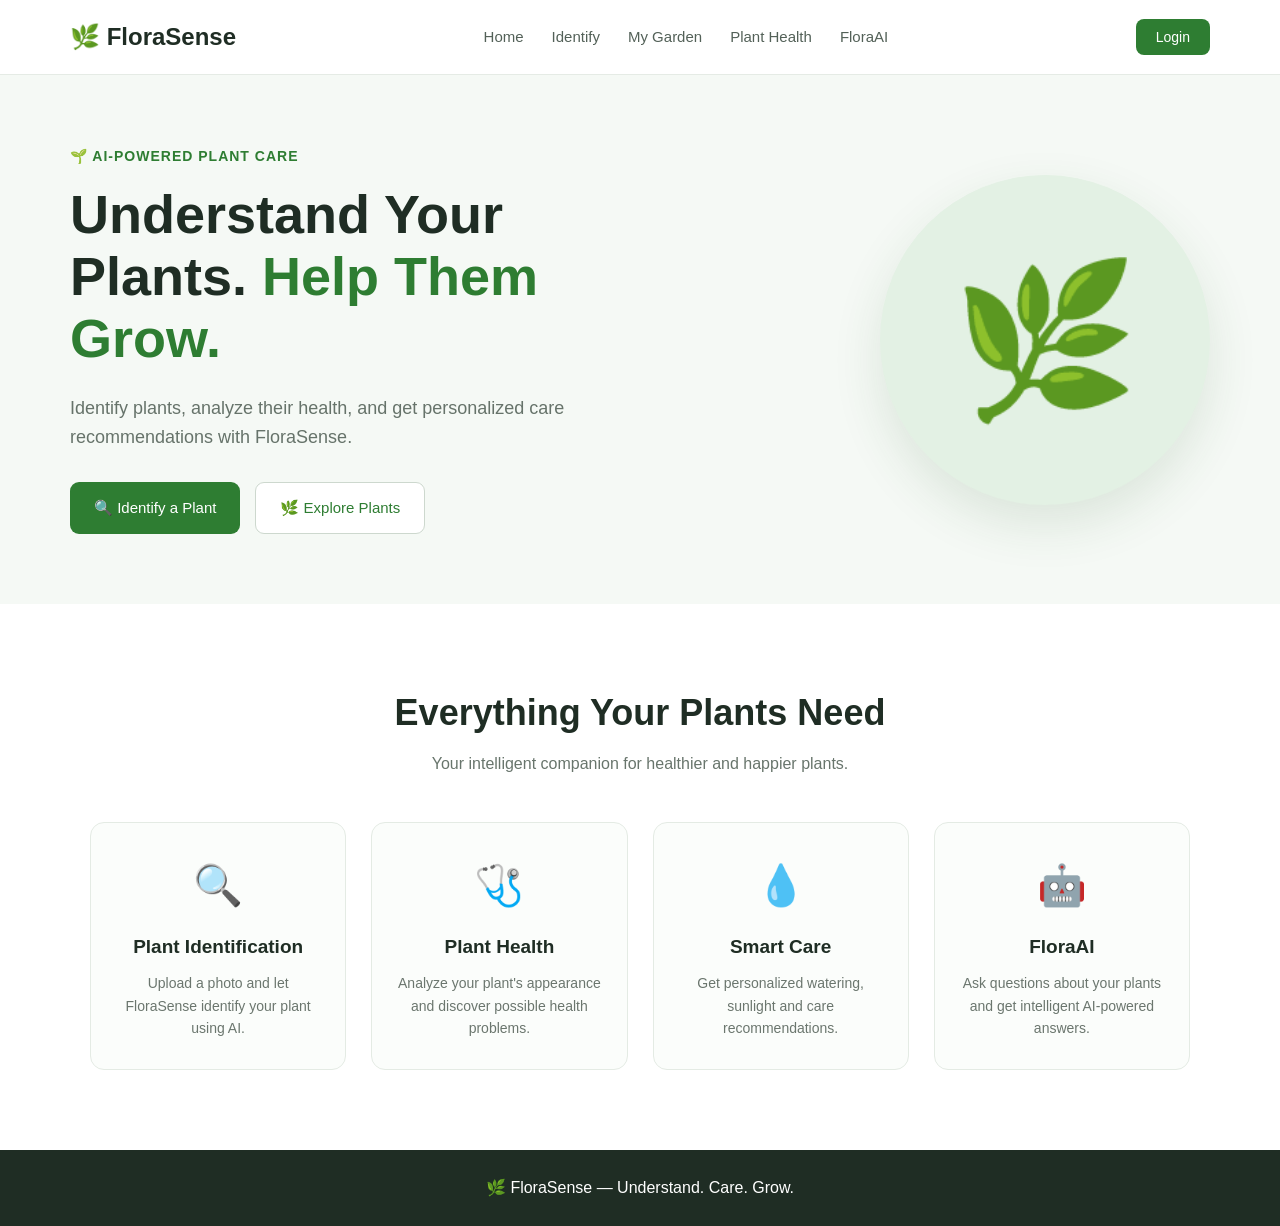
<file: index.html>
<!DOCTYPE html>
<html lang="en">
<head>
    <meta charset="UTF-8">

    <meta name="viewport" content="width=device-width, initial-scale=1.0">

    <title>FloraSense - AI Plant Care</title>

    <link rel="stylesheet" href="style.css">
</head>

<body>

    <!-- Navigation Bar -->
    <header>
        <nav class="navbar">

            <div class="logo">
                🌿 FloraSense
            </div>

            <div class="nav-links">
                <a href="#">Home</a>
                <a href="#">Identify</a>
                <a href="#">My Garden</a>
                <a href="#">Plant Health</a>
                <a href="#">FloraAI</a>
            </div>

            <button class="login-btn">
                Login
            </button>

        </nav>
    </header>


    <!-- Hero Section -->
    <main>

        <section class="hero">

            <div class="hero-content">

                <p class="small-title">
                    🌱 AI-POWERED PLANT CARE
                </p>

                <h1>
                    Understand Your Plants.
                    <span>Help Them Grow.</span>
                </h1>

                <p class="hero-description">
                    Identify plants, analyze their health, and get
                    personalized care recommendations with FloraSense.
                </p>

                <div class="hero-buttons">

                    <a href="identify.html" class="primary-btn">
                        🔍 Identify a Plant
                    </a>

                    <button class="secondary-btn">
                        🌿 Explore Plants
                    </button>

                </div>

            </div>


            <div class="hero-plant">

                <div class="plant-circle">
                    🌿
                </div>

            </div>

        </section>


        <!-- Features Section -->

        <section class="features">

            <h2>
                Everything Your Plants Need
            </h2>

            <p class="section-description">
                Your intelligent companion for healthier and happier plants.
            </p>


            <div class="feature-container">

                <div class="feature-card">

                    <div class="feature-icon">
                        🔍
                    </div>

                    <h3>Plant Identification</h3>

                    <p>
                        Upload a photo and let FloraSense identify
                        your plant using AI.
                    </p>

                </div>


                <div class="feature-card">

                    <div class="feature-icon">
                        🩺
                    </div>

                    <h3>Plant Health</h3>

                    <p>
                        Analyze your plant's appearance and discover
                        possible health problems.
                    </p>

                </div>


                <div class="feature-card">

                    <div class="feature-icon">
                        💧
                    </div>

                    <h3>Smart Care</h3>

                    <p>
                        Get personalized watering, sunlight and
                        care recommendations.
                    </p>

                </div>


                <div class="feature-card">

                    <div class="feature-icon">
                        🤖
                    </div>

                    <h3>FloraAI</h3>

                    <p>
                        Ask questions about your plants and get
                        intelligent AI-powered answers.
                    </p>

                </div>

            </div>

        </section>

    </main>


    <!-- Footer -->

    <footer>

        <p>
            🌿 FloraSense — Understand. Care. Grow.
        </p>

    </footer>


    <script src="script.js"></script>

</body>
</html>
</file>
<file: style.css>
/* =========================
   GLOBAL STYLES
========================= */

* {
    margin: 0;
    padding: 0;
    box-sizing: border-box;
}

body {
    font-family: Arial, sans-serif;
    background: #f5f9f5;
    color: #1f2d24;
    line-height: 1.6;
}


/* =========================
   NAVIGATION BAR
========================= */

header {
    background: white;
    border-bottom: 1px solid #e5ebe5;
}

.navbar {
    max-width: 1200px;
    margin: auto;
    padding: 18px 30px;

    display: flex;
    align-items: center;
    justify-content: space-between;
}

.logo {
    font-size: 24px;
    font-weight: bold;
}

.nav-links {
    display: flex;
    gap: 28px;
}

.nav-links a {
    text-decoration: none;
    color: #536158;
    font-size: 15px;
    transition: 0.3s;
}

.nav-links a:hover {
    color: #2e7d32;
}

.login-btn {
    border: none;
    background: #2e7d32;
    color: white;

    padding: 10px 20px;
    border-radius: 8px;

    cursor: pointer;
    font-size: 14px;

    transition: 0.3s;
}

.login-btn:hover {
    background: #256628;
}


/* =========================
   HERO SECTION
========================= */

.hero {
    max-width: 1200px;
    margin: auto;

    min-height: 520px;
    padding: 70px 30px;

    display: flex;
    align-items: center;
    justify-content: space-between;
}

.hero-content {
    max-width: 600px;
}

.small-title {
    color: #2e7d32;
    font-size: 14px;
    font-weight: bold;
    letter-spacing: 1px;

    margin-bottom: 15px;
}

.hero h1 {
    font-size: 54px;
    line-height: 1.15;
    margin-bottom: 25px;
}

.hero h1 span {
    color: #2e7d32;
}

.hero-description {
    color: #66736a;
    font-size: 18px;
    max-width: 550px;

    margin-bottom: 30px;
}


/* =========================
   HERO BUTTONS
========================= */

.hero-buttons {
    display: flex;
    gap: 15px;
}

.primary-btn {
    display: inline-block;
    text-decoration: none;
}

.primary-btn,
.secondary-btn {
    padding: 14px 24px;

    border-radius: 9px;

    font-size: 15px;
    cursor: pointer;

    transition: 0.3s;
}

.primary-btn {
    border: none;
    background: #2e7d32;
    color: white;
}

.primary-btn:hover {
    background: #256628;
    transform: translateY(-2px);
}

.secondary-btn {
    border: 1px solid #cdd8ce;
    background: white;
    color: #2e7d32;
}

.secondary-btn:hover {
    background: #eef6ee;
}


/* =========================
   HERO PLANT
========================= */

.hero-plant {
    display: flex;
    justify-content: center;
    align-items: center;
}

.plant-circle {
    width: 330px;
    height: 330px;

    border-radius: 50%;

    background: #e3f1e4;

    display: flex;
    align-items: center;
    justify-content: center;

    font-size: 150px;

    box-shadow: 0 20px 50px rgba(40, 90, 45, 0.12);
}


/* =========================
   FEATURES
========================= */

.features {
    background: white;

    padding: 80px 30px;

    text-align: center;
}

.features h2 {
    font-size: 36px;
    margin-bottom: 10px;
}

.section-description {
    color: #68756c;
    margin-bottom: 45px;
}

.feature-container {
    max-width: 1100px;
    margin: auto;

    display: grid;

    grid-template-columns: repeat(4, 1fr);

    gap: 25px;
}

.feature-card {
    padding: 30px 22px;

    border: 1px solid #e4ebe4;

    border-radius: 14px;

    background: #fbfdfb;

    transition: 0.3s;
}

.feature-card:hover {
    transform: translateY(-6px);

    box-shadow: 0 12px 30px rgba(30, 70, 35, 0.08);
}

.feature-icon {
    font-size: 40px;
    margin-bottom: 15px;
}

.feature-card h3 {
    margin-bottom: 10px;
    font-size: 19px;
}

.feature-card p {
    color: #6b766e;
    font-size: 14px;
}


/* =========================
   FOOTER
========================= */

footer {
    background: #1f2d24;
    color: white;

    text-align: center;

    padding: 25px;
}


/* =========================
   RESPONSIVE DESIGN
========================= */

@media (max-width: 900px) {

    .nav-links {
        display: none;
    }

    .hero {
        flex-direction: column;
        text-align: center;
        gap: 50px;
    }

    .hero-description {
        margin-left: auto;
        margin-right: auto;
    }

    .hero-buttons {
        justify-content: center;
    }

    .feature-container {
        grid-template-columns: repeat(2, 1fr);
    }

}


@media (max-width: 600px) {

    .navbar {
        padding: 15px 20px;
    }

    .hero {
        padding: 50px 20px;
    }

    .hero h1 {
        font-size: 38px;
    }

    .hero-description {
        font-size: 16px;
    }

    .hero-buttons {
        flex-direction: column;
    }

    .plant-circle {
        width: 240px;
        height: 240px;
        font-size: 110px;
    }

    .feature-container {
        grid-template-columns: 1fr;
    }

    .features h2 {
        font-size: 29px;
    }

}
.image-upload-area {
    max-width: 650px;
    margin: 30px auto;
    padding: 60px 30px;

    background: #f8fbf8;
    border: 2px dashed #b8cdb9;
    border-radius: 18px;

    text-align: center;
    cursor: pointer;

    transition: 0.3s;
}

.image-upload-area:hover {
    transform: translateY(-3px);
    border-color: #2e7d32;
    background: #f1f8f1;
}

.image-upload-area .upload-icon {
    font-size: 55px;
    margin-bottom: 15px;
}

.image-upload-area h2 {
    margin-bottom: 8px;
}

.image-upload-area p {
    color: #68756c;
}

/* =========================================
   FLORASENSE - PROFESSIONAL UPLOAD SECTION
========================================= */

.identify-section {
    max-width: 1000px;
    margin: auto;
    padding: 70px 25px;
}

.identify-header {
    text-align: center;
    margin-bottom: 40px;
}

.identify-header h1 {
    font-size: 42px;
    margin-bottom: 12px;
}

.identify-header p {
    color: #68756c;
}


/* =========================================
   UPLOAD BOX
========================================= */

.plant-upload-wrapper {
    max-width: 760px;
    margin: auto;
}

.plant-upload-box {
    background: white;

    border: 2px dashed #c7d8c8;

    border-radius: 24px;

    padding: 55px 40px;

    text-align: center;

    transition: all 0.3s ease;

    box-shadow: 0 10px 35px rgba(40, 80, 45, 0.06);
}

.plant-upload-box:hover {
    border-color: #2e7d32;

    transform: translateY(-3px);

    box-shadow: 0 15px 40px rgba(40, 80, 45, 0.10);
}

.plant-upload-box.dragging {
    border-color: #2e7d32;
    background: #f1f8f1;
}


/* Upload icon */

.upload-leaf {
    width: 85px;
    height: 85px;

    margin: 0 auto 22px;

    border-radius: 50%;

    background: #e8f4e9;

    display: flex;
    align-items: center;
    justify-content: center;

    font-size: 42px;
}

.plant-upload-box h2 {
    font-size: 25px;
    margin-bottom: 10px;
}

.upload-description {
    max-width: 500px;

    margin: 0 auto 25px;

    color: #718076;

    font-size: 15px;
}


/* =========================================
   BUTTONS
========================================= */

.upload-actions {
    display: flex;

    justify-content: center;

    gap: 12px;

    margin-bottom: 18px;
}

.browse-btn,
.camera-btn {
    padding: 13px 22px;

    border-radius: 10px;

    font-size: 14px;

    cursor: pointer;

    transition: 0.3s;
}

.browse-btn {
    background: #2e7d32;

    color: white;

    border: 1px solid #2e7d32;
}

.browse-btn:hover {
    background: #256628;
}

.camera-btn {
    background: white;

    color: #2e7d32;

    border: 1px solid #c7d8c8;
}

.camera-btn:hover {
    background: #f1f8f1;
}

.upload-format {
    font-size: 12px;

    color: #89948c;

    margin-bottom: 22px;
}


/* =========================================
   DRAG & DROP MESSAGE
========================================= */

.drop-message {
    display: inline-flex;

    align-items: center;

    gap: 7px;

    padding: 9px 15px;

    border-radius: 20px;

    background: #f5f8f5;

    color: #718076;

    font-size: 13px;
}

.drop-message span {
    font-size: 17px;
}


/* =========================================
   IMAGE PREVIEW
========================================= */

.image-preview-card {
    display: none;

    background: white;

    margin-top: 30px;

    padding: 25px;

    border-radius: 20px;

    box-shadow: 0 12px 35px rgba(40, 80, 45, 0.09);

    border: 1px solid #e2ebe3;
}

.preview-header {
    display: flex;

    justify-content: space-between;

    align-items: center;

    margin-bottom: 20px;
}

.preview-header h3 {
    margin-bottom: 3px;
}

.preview-header p {
    font-size: 13px;

    color: #7a867d;
}

.remove-image {
    width: 35px;
    height: 35px;

    border: none;

    border-radius: 50%;

    background: #f2f5f2;

    cursor: pointer;

    font-size: 16px;
}

.remove-image:hover {
    background: #e7eee7;
}


/* Preview image */

.preview-image-wrapper {
    width: 100%;

    height: 380px;

    overflow: hidden;

    border-radius: 15px;

    background: #f2f5f2;

    margin-bottom: 20px;
}

.preview-image-wrapper img {
    width: 100%;
    height: 100%;

    object-fit: contain;
}


/* =========================================
   ANALYZE BUTTON
========================================= */

.analyze-btn {
    width: 100%;

    padding: 15px;

    border: none;

    border-radius: 11px;

    background: #2e7d32;

    color: white;

    font-size: 16px;

    font-weight: bold;

    cursor: pointer;

    transition: 0.3s;
}

.analyze-btn:hover {
    background: #256628;

    transform: translateY(-2px);
}


/* =========================================
   ANALYSIS STATUS
========================================= */

.analysis-status {
    display: none;

    margin-top: 30px;

    padding: 35px;

    text-align: center;

    background: white;

    border-radius: 20px;

    border: 1px solid #e2ebe3;
}

.loading-leaf {
    font-size: 45px;

    animation: leafPulse 1.5s infinite;
}

@keyframes leafPulse {

    0% {
        transform: scale(1);
    }

    50% {
        transform: scale(1.15);
    }

    100% {
        transform: scale(1);
    }

}

.analysis-status h3 {
    margin: 12px 0 5px;
}

.analysis-status p {
    color: #718076;

    font-size: 14px;
}


/* Loading bar */

.loading-bar {
    max-width: 450px;

    height: 8px;

    background: #e8eee8;

    border-radius: 10px;

    margin: 20px auto 0;

    overflow: hidden;
}

.loading-progress {
    height: 100%;

    width: 60%;

    background: #2e7d32;

    border-radius: 10px;

    animation: loading 2s infinite;
}

@keyframes loading {

    0% {
        width: 5%;
    }

    50% {
        width: 75%;
    }

    100% {
        width: 95%;
    }

}


/* =========================================
   MOBILE
========================================= */

@media (max-width: 600px) {

    .identify-section {
        padding: 45px 18px;
    }

    .identify-header h1 {
        font-size: 32px;
    }

    .plant-upload-box {
        padding: 40px 20px;
    }

    .upload-actions {
        flex-direction: column;
    }

    .browse-btn,
    .camera-btn {
        width: 100%;
    }

    .preview-image-wrapper {
        height: 280px;
    }

}
</file>
